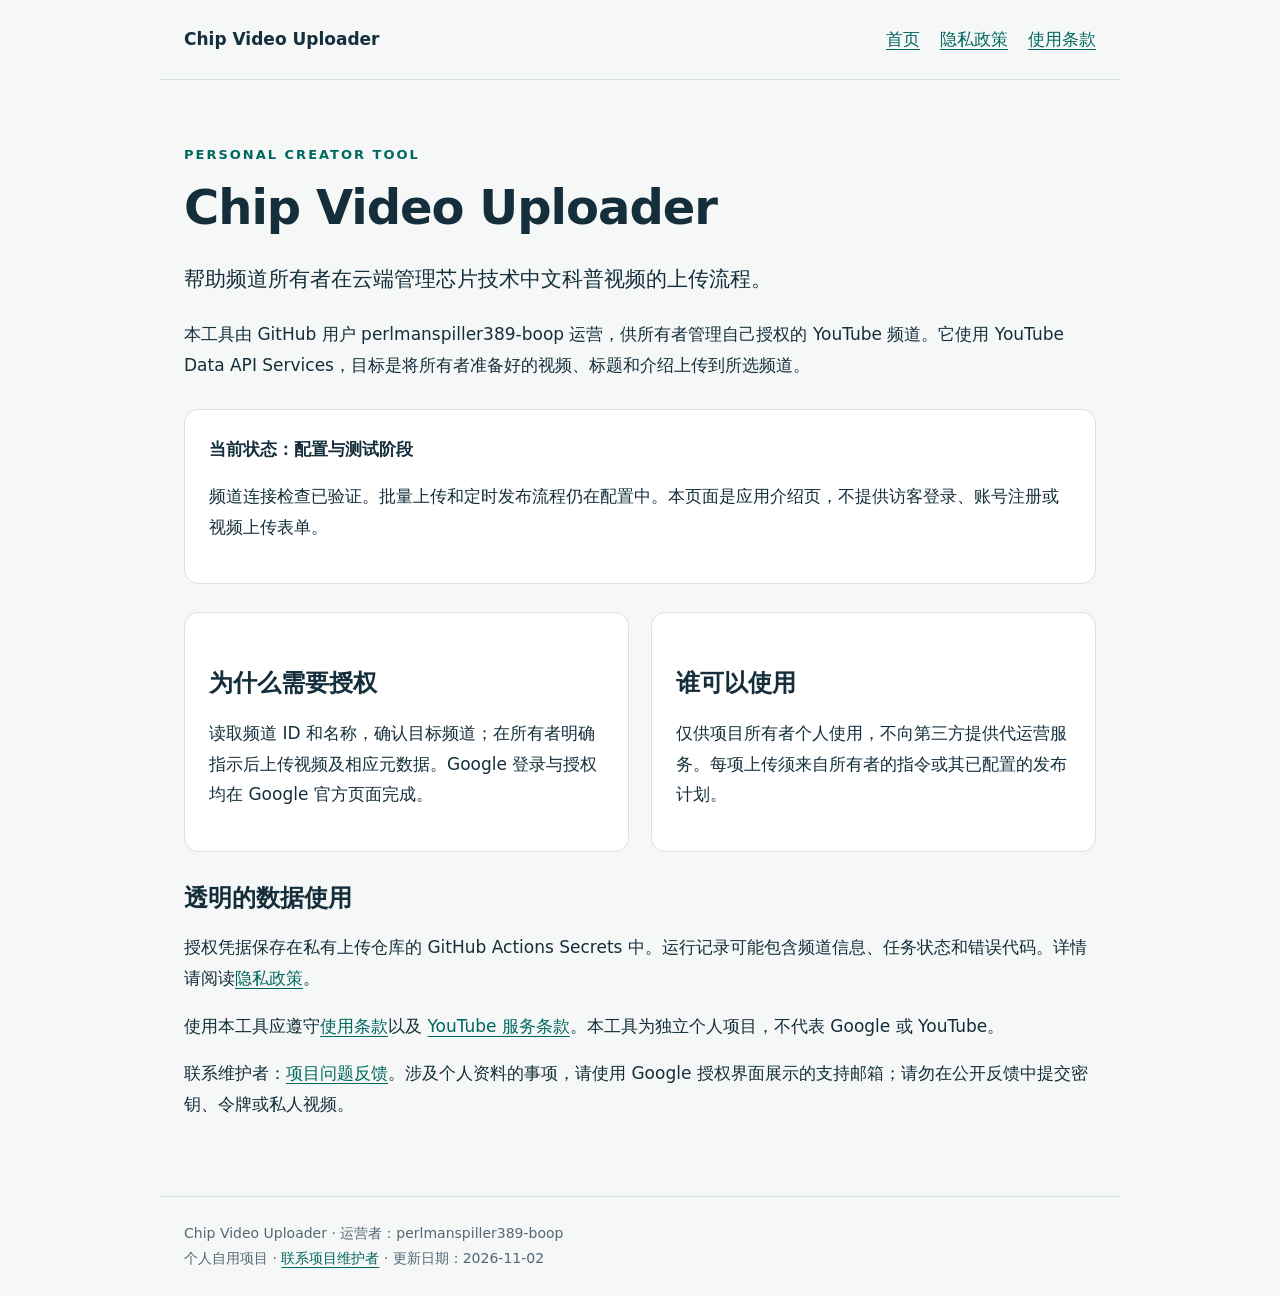
<file: index.html>
<!doctype html>
<html lang="zh-CN"><head><meta charset="utf-8"><meta name="viewport" content="width=device-width,initial-scale=1"><meta name="description" content="Chip Video Uploader：个人芯片科普视频上传工具的应用介绍、隐私政策和使用条款。"><title>应用首页 · Chip Video Uploader</title><link rel="stylesheet" href="style.css"></head><body>
<header><a class="brand" href="index.html">Chip Video Uploader</a><nav aria-label="主导航"><a href="index.html">首页</a><a href="privacy.html">隐私政策</a><a href="terms.html">使用条款</a></nav></header>
<main><p class="eyebrow">PERSONAL CREATOR TOOL</p><h1>Chip Video Uploader</h1><p class="lead">帮助频道所有者在云端管理芯片技术中文科普视频的上传流程。</p><p>本工具由 GitHub 用户 perlmanspiller389-boop 运营，供所有者管理自己授权的 YouTube 频道。它使用 YouTube Data API Services，目标是将所有者准备好的视频、标题和介绍上传到所选频道。</p><div class="panel"><strong>当前状态：配置与测试阶段</strong><p>频道连接检查已验证。批量上传和定时发布流程仍在配置中。本页面是应用介绍页，不提供访客登录、账号注册或视频上传表单。</p></div><div class="grid"><section class="panel"><h2>为什么需要授权</h2><p>读取频道 ID 和名称，确认目标频道；在所有者明确指示后上传视频及相应元数据。Google 登录与授权均在 Google 官方页面完成。</p></section><section class="panel"><h2>谁可以使用</h2><p>仅供项目所有者个人使用，不向第三方提供代运营服务。每项上传须来自所有者的指令或其已配置的发布计划。</p></section></div><h2>透明的数据使用</h2><p>授权凭据保存在私有上传仓库的 GitHub Actions Secrets 中。运行记录可能包含频道信息、任务状态和错误代码。详情请阅读<a href="privacy.html">隐私政策</a>。</p><p>使用本工具应遵守<a href="terms.html">使用条款</a>以及 <a href="https://www.youtube.com/t/terms">YouTube 服务条款</a>。本工具为独立个人项目，不代表 Google 或 YouTube。</p><p>联系维护者：<a href="https://github.com/perlmanspiller389-boop/chip-video-uploader-info/issues">项目问题反馈</a>。涉及个人资料的事项，请使用 Google 授权界面展示的支持邮箱；请勿在公开反馈中提交密钥、令牌或私人视频。</p></main><footer>Chip Video Uploader · 运营者：perlmanspiller389-boop<br>个人自用项目 · <a href="https://github.com/perlmanspiller389-boop/chip-video-uploader-info/issues">联系项目维护者</a> · 更新日期：2026-11-02</footer></body></html>
</file>
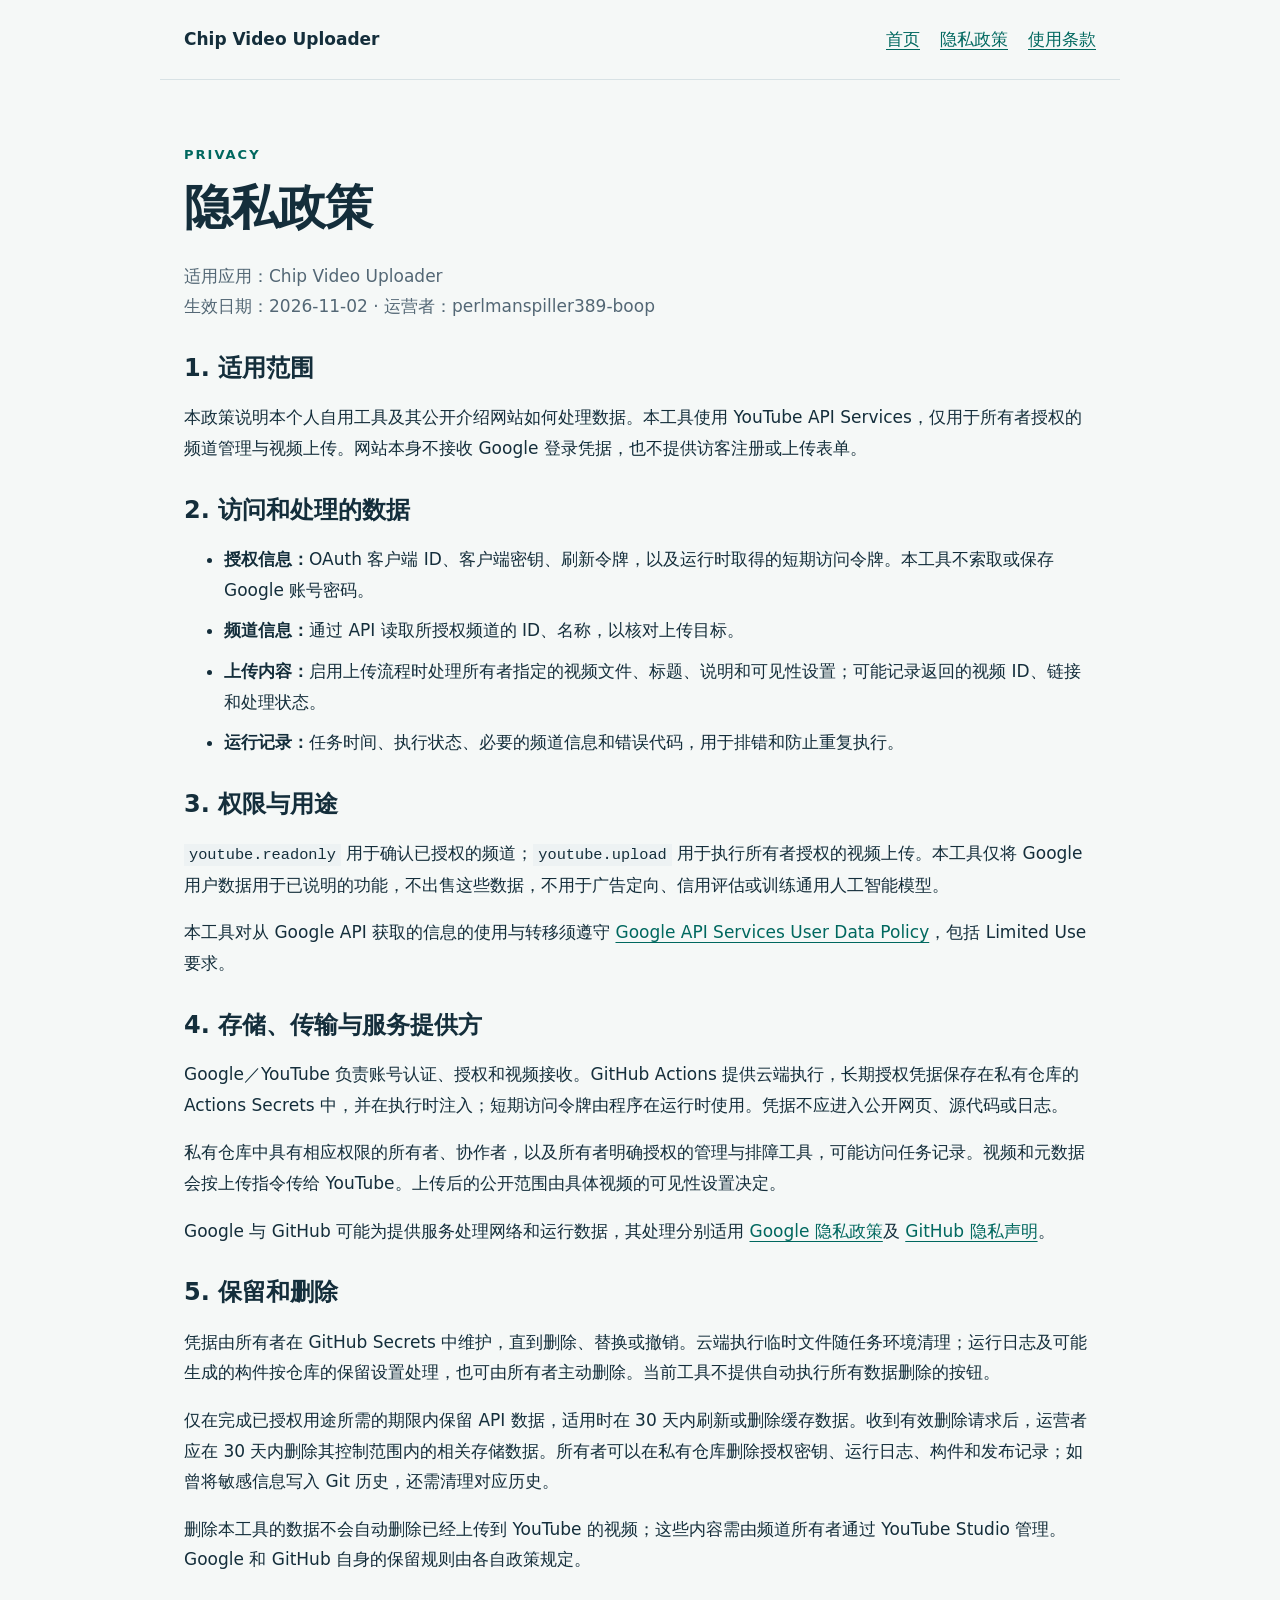
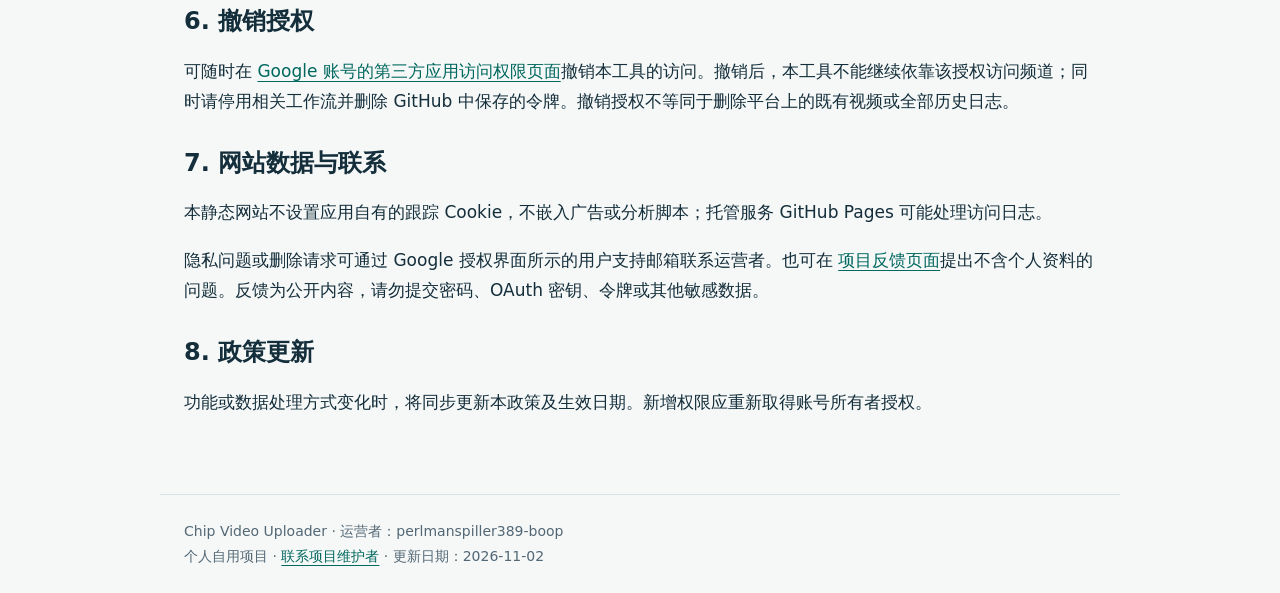
<file: privacy.html>
<!doctype html>
<html lang="zh-CN"><head><meta charset="utf-8"><meta name="viewport" content="width=device-width,initial-scale=1"><meta name="description" content="Chip Video Uploader：个人芯片科普视频上传工具的应用介绍、隐私政策和使用条款。"><title>隐私政策 · Chip Video Uploader</title><link rel="stylesheet" href="style.css"></head><body>
<header><a class="brand" href="index.html">Chip Video Uploader</a><nav aria-label="主导航"><a href="index.html">首页</a><a href="privacy.html">隐私政策</a><a href="terms.html">使用条款</a></nav></header>
<main><p class="eyebrow">PRIVACY</p><h1>隐私政策</h1><p class="muted">适用应用：Chip Video Uploader<br>生效日期：2026-11-02 · 运营者：perlmanspiller389-boop</p>
<h2>1. 适用范围</h2><p>本政策说明本个人自用工具及其公开介绍网站如何处理数据。本工具使用 YouTube API Services，仅用于所有者授权的频道管理与视频上传。网站本身不接收 Google 登录凭据，也不提供访客注册或上传表单。</p>
<h2>2. 访问和处理的数据</h2><ul><li><strong>授权信息：</strong>OAuth 客户端 ID、客户端密钥、刷新令牌，以及运行时取得的短期访问令牌。本工具不索取或保存 Google 账号密码。</li><li><strong>频道信息：</strong>通过 API 读取所授权频道的 ID、名称，以核对上传目标。</li><li><strong>上传内容：</strong>启用上传流程时处理所有者指定的视频文件、标题、说明和可见性设置；可能记录返回的视频 ID、链接和处理状态。</li><li><strong>运行记录：</strong>任务时间、执行状态、必要的频道信息和错误代码，用于排错和防止重复执行。</li></ul>
<h2>3. 权限与用途</h2><p><code>youtube.readonly</code> 用于确认已授权的频道；<code>youtube.upload</code> 用于执行所有者授权的视频上传。本工具仅将 Google 用户数据用于已说明的功能，不出售这些数据，不用于广告定向、信用评估或训练通用人工智能模型。</p><p>本工具对从 Google API 获取的信息的使用与转移须遵守 <a href="https://developers.google.com/terms/api-services-user-data-policy">Google API Services User Data Policy</a>，包括 Limited Use 要求。</p>
<h2>4. 存储、传输与服务提供方</h2><p>Google／YouTube 负责账号认证、授权和视频接收。GitHub Actions 提供云端执行，长期授权凭据保存在私有仓库的 Actions Secrets 中，并在执行时注入；短期访问令牌由程序在运行时使用。凭据不应进入公开网页、源代码或日志。</p><p>私有仓库中具有相应权限的所有者、协作者，以及所有者明确授权的管理与排障工具，可能访问任务记录。视频和元数据会按上传指令传给 YouTube。上传后的公开范围由具体视频的可见性设置决定。</p><p>Google 与 GitHub 可能为提供服务处理网络和运行数据，其处理分别适用 <a href="https://policies.google.com/privacy">Google 隐私政策</a>及 <a href="https://docs.github.com/en/site-policy/privacy-policies/github-general-privacy-statement">GitHub 隐私声明</a>。</p>
<h2>5. 保留和删除</h2><p>凭据由所有者在 GitHub Secrets 中维护，直到删除、替换或撤销。云端执行临时文件随任务环境清理；运行日志及可能生成的构件按仓库的保留设置处理，也可由所有者主动删除。当前工具不提供自动执行所有数据删除的按钮。</p><p>仅在完成已授权用途所需的期限内保留 API 数据，适用时在 30 天内刷新或删除缓存数据。收到有效删除请求后，运营者应在 30 天内删除其控制范围内的相关存储数据。所有者可以在私有仓库删除授权密钥、运行日志、构件和发布记录；如曾将敏感信息写入 Git 历史，还需清理对应历史。</p><p>删除本工具的数据不会自动删除已经上传到 YouTube 的视频；这些内容需由频道所有者通过 YouTube Studio 管理。Google 和 GitHub 自身的保留规则由各自政策规定。</p>
<h2>6. 撤销授权</h2><p>可随时在 <a href="https://security.google.com/settings/security/permissions">Google 账号的第三方应用访问权限页面</a>撤销本工具的访问。撤销后，本工具不能继续依靠该授权访问频道；同时请停用相关工作流并删除 GitHub 中保存的令牌。撤销授权不等同于删除平台上的既有视频或全部历史日志。</p>
<h2>7. 网站数据与联系</h2><p>本静态网站不设置应用自有的跟踪 Cookie，不嵌入广告或分析脚本；托管服务 GitHub Pages 可能处理访问日志。</p><p>隐私问题或删除请求可通过 Google 授权界面所示的用户支持邮箱联系运营者。也可在 <a href="https://github.com/perlmanspiller389-boop/chip-video-uploader-info/issues">项目反馈页面</a>提出不含个人资料的问题。反馈为公开内容，请勿提交密码、OAuth 密钥、令牌或其他敏感数据。</p>
<h2>8. 政策更新</h2><p>功能或数据处理方式变化时，将同步更新本政策及生效日期。新增权限应重新取得账号所有者授权。</p></main><footer>Chip Video Uploader · 运营者：perlmanspiller389-boop<br>个人自用项目 · <a href="https://github.com/perlmanspiller389-boop/chip-video-uploader-info/issues">联系项目维护者</a> · 更新日期：2026-11-02</footer></body></html>
</file>
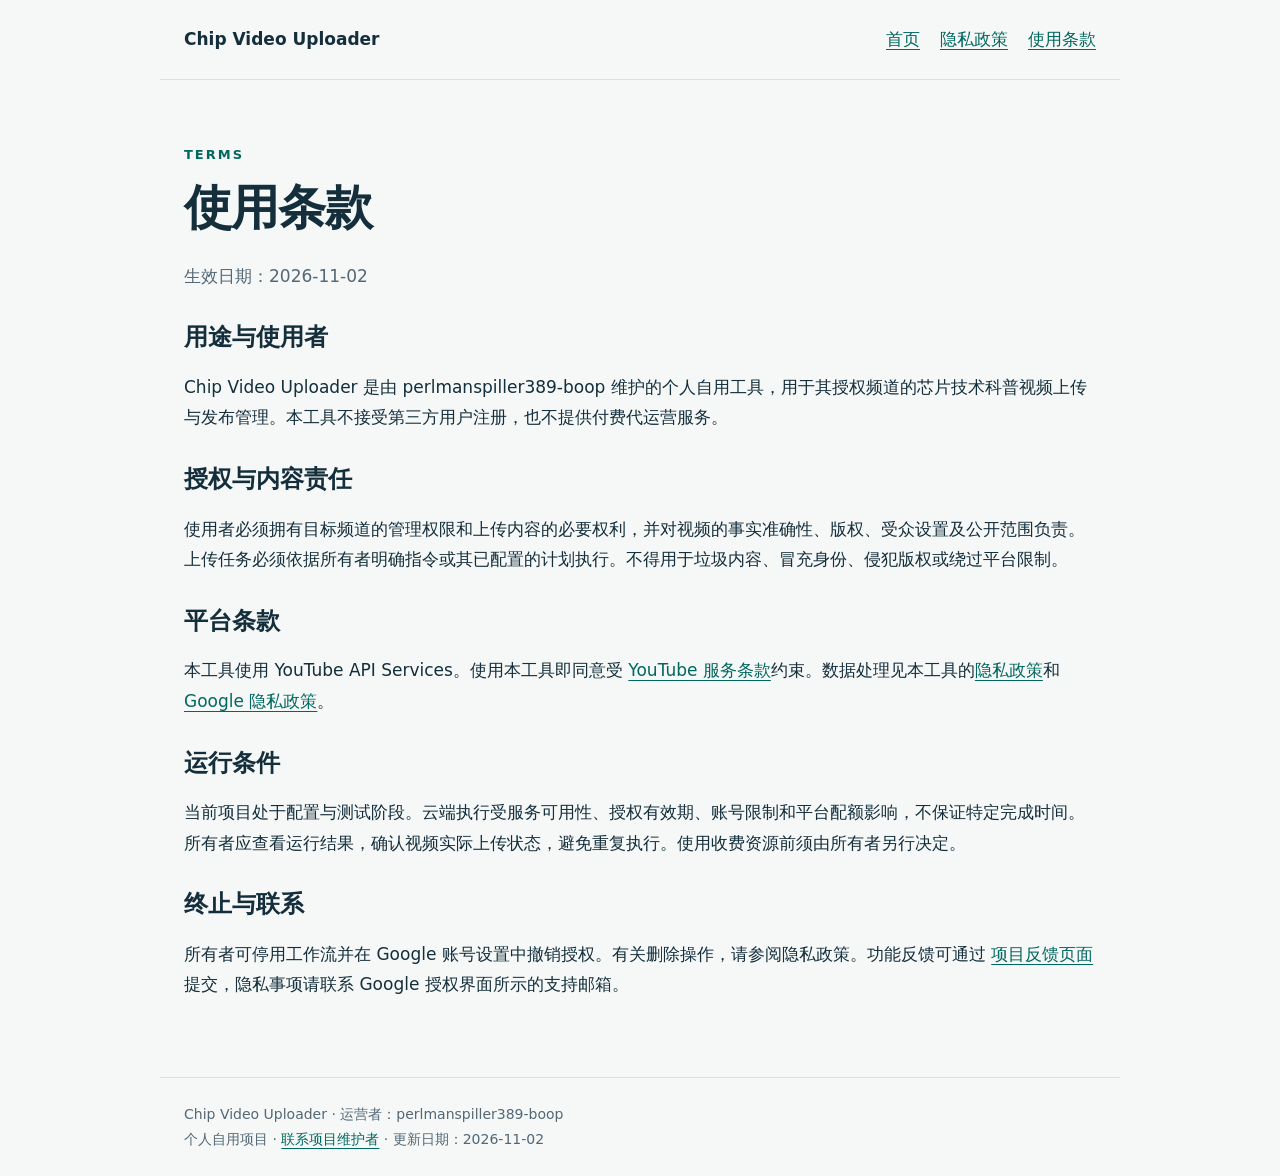
<file: terms.html>
<!doctype html>
<html lang="zh-CN"><head><meta charset="utf-8"><meta name="viewport" content="width=device-width,initial-scale=1"><meta name="description" content="Chip Video Uploader：个人芯片科普视频上传工具的应用介绍、隐私政策和使用条款。"><title>使用条款 · Chip Video Uploader</title><link rel="stylesheet" href="style.css"></head><body>
<header><a class="brand" href="index.html">Chip Video Uploader</a><nav aria-label="主导航"><a href="index.html">首页</a><a href="privacy.html">隐私政策</a><a href="terms.html">使用条款</a></nav></header>
<main><p class="eyebrow">TERMS</p><h1>使用条款</h1><p class="muted">生效日期：2026-11-02</p><h2>用途与使用者</h2><p>Chip Video Uploader 是由 perlmanspiller389-boop 维护的个人自用工具，用于其授权频道的芯片技术科普视频上传与发布管理。本工具不接受第三方用户注册，也不提供付费代运营服务。</p><h2>授权与内容责任</h2><p>使用者必须拥有目标频道的管理权限和上传内容的必要权利，并对视频的事实准确性、版权、受众设置及公开范围负责。上传任务必须依据所有者明确指令或其已配置的计划执行。不得用于垃圾内容、冒充身份、侵犯版权或绕过平台限制。</p><h2>平台条款</h2><p>本工具使用 YouTube API Services。使用本工具即同意受 <a href="https://www.youtube.com/t/terms">YouTube 服务条款</a>约束。数据处理见本工具的<a href="privacy.html">隐私政策</a>和 <a href="https://policies.google.com/privacy">Google 隐私政策</a>。</p><h2>运行条件</h2><p>当前项目处于配置与测试阶段。云端执行受服务可用性、授权有效期、账号限制和平台配额影响，不保证特定完成时间。所有者应查看运行结果，确认视频实际上传状态，避免重复执行。使用收费资源前须由所有者另行决定。</p><h2>终止与联系</h2><p>所有者可停用工作流并在 Google 账号设置中撤销授权。有关删除操作，请参阅隐私政策。功能反馈可通过 <a href="https://github.com/perlmanspiller389-boop/chip-video-uploader-info/issues">项目反馈页面</a>提交，隐私事项请联系 Google 授权界面所示的支持邮箱。</p></main><footer>Chip Video Uploader · 运营者：perlmanspiller389-boop<br>个人自用项目 · <a href="https://github.com/perlmanspiller389-boop/chip-video-uploader-info/issues">联系项目维护者</a> · 更新日期：2026-11-02</footer></body></html>
</file>
<file: style.css>
:root{color-scheme:light;--ink:#142e3b;--muted:#536775;--line:#d8e2e5;--accent:#00685f}*{box-sizing:border-box}body{margin:0;background:#f5f8f7;color:var(--ink);font:17px/1.8 system-ui,-apple-system,"Segoe UI","Microsoft YaHei",sans-serif}header,main,footer{max-width:960px;margin:auto;padding:24px}header{display:flex;justify-content:space-between;align-items:center;gap:20px;border-bottom:1px solid var(--line)}nav{display:flex;flex-wrap:wrap;gap:20px}a{color:var(--accent);text-underline-offset:4px}a:focus-visible{outline:3px solid #d97b30;outline-offset:4px}.brand{font-weight:750;text-decoration:none;color:var(--ink)}main{min-height:65vh;padding-top:50px;padding-bottom:60px}h1{font-size:clamp(30px,5vw,48px);line-height:1.2;letter-spacing:-1px;margin:12px 0 24px}h2{font-size:24px;line-height:1.4;margin:30px 0 12px}.eyebrow{color:var(--accent);font-size:13px;letter-spacing:2px;font-weight:750}.lead{font-size:21px;max-width:760px}.muted,footer{color:var(--muted)}.panel{background:white;border:1px solid var(--line);border-radius:14px;padding:24px;margin:28px 0}.grid{display:grid;grid-template-columns:repeat(2,minmax(0,1fr));gap:22px}.grid .panel{margin:0}code{overflow-wrap:anywhere;background:#edf2f3;font-size:.9em;padding:2px 5px}footer{border-top:1px solid var(--line);font-size:14px}li{margin-bottom:10px}@media(max-width:640px){header{align-items:flex-start;flex-direction:column}.grid{grid-template-columns:1fr}main{padding-top:32px}.lead{font-size:19px}}
</file>
